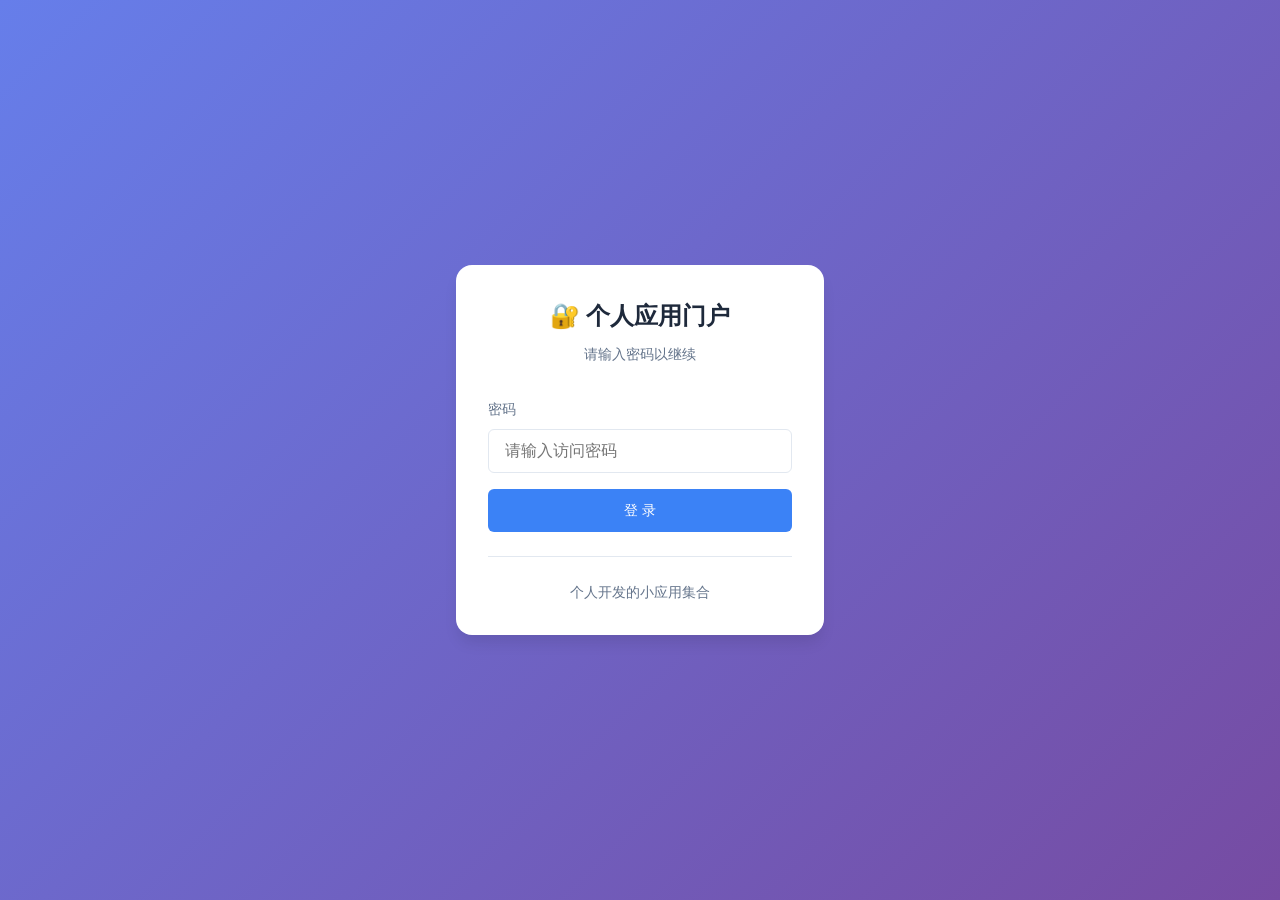
<file: public/login.html>
<!DOCTYPE html>
<html lang="zh-CN">
<head>
    <meta charset="UTF-8">
    <meta name="viewport" content="width=device-width, initial-scale=1.0">
    <title>登录 - 个人应用门户</title>
    <link rel="stylesheet" href="css/style.css">
</head>
<body class="login-page">
    <div class="login-container">
        <div class="login-card">
            <div class="login-header">
                <h1>🔐 个人应用门户</h1>
                <p>请输入密码以继续</p>
            </div>

            <form id="login-form" class="login-form">
                <div class="form-group">
                    <label for="password">密码</label>
                    <input
                        type="password"
                        id="password"
                        name="password"
                        placeholder="请输入访问密码"
                        autocomplete="current-password"
                        required
                    >
                </div>

                <div id="error-message" class="error-message hidden">
                    密码错误，请重试
                </div>

                <button type="submit" class="btn btn-primary btn-full">
                    登 录
                </button>
            </form>

            <div class="login-footer">
                <p>个人开发的小应用集合</p>
            </div>
        </div>
    </div>

    <script src="js/auth.js"></script>
    <script>
        // Check if already logged in
        if (Auth.isLoggedIn()) {
            window.location.href = '/';
        }

        // Handle form submission
        document.getElementById('login-form').addEventListener('submit', async (e) => {
            e.preventDefault();
            const password = document.getElementById('password').value;
            const errorMsg = document.getElementById('error-message');
            const submitBtn = e.target.querySelector('button[type="submit"]');

            submitBtn.disabled = true;
            submitBtn.textContent = '验证中...';

            const success = await Auth.login(password);

            if (success) {
                window.location.href = '/';
            } else {
                errorMsg.classList.remove('hidden');
                submitBtn.disabled = false;
                submitBtn.textContent = '登 录';
                document.getElementById('password').value = '';
                document.getElementById('password').focus();
            }
        });
    </script>
</body>
</html>
</file>
<file: public/css/style.css>
/* ========================================
   Personal App Portal - Minimalist Styles
   ======================================== */

/* CSS Variables */
:root {
    --color-bg: #f8fafc;
    --color-bg-secondary: #ffffff;
    --color-text: #1e293b;
    --color-text-secondary: #64748b;
    --color-border: #e2e8f0;
    --color-primary: #3b82f6;
    --color-primary-hover: #2563eb;
    --color-danger: #ef4444;
    --color-success: #22c55e;
    --shadow-sm: 0 1px 2px 0 rgb(0 0 0 / 0.05);
    --shadow-md: 0 4px 6px -1px rgb(0 0 0 / 0.1);
    --shadow-lg: 0 10px 15px -3px rgb(0 0 0 / 0.1);
    --radius-sm: 6px;
    --radius-md: 12px;
    --radius-lg: 16px;
    --transition: all 0.2s ease;
}

/* Reset */
*, *::before, *::after {
    box-sizing: border-box;
    margin: 0;
    padding: 0;
}

html {
    font-size: 16px;
}

body {
    font-family: -apple-system, BlinkMacSystemFont, 'Segoe UI', Roboto, 'Helvetica Neue', Arial, sans-serif;
    background-color: var(--color-bg);
    color: var(--color-text);
    line-height: 1.6;
    min-height: 100vh;
}

/* Utility Classes */
.hidden {
    display: none !important;
}

/* ========================================
   Login Page
   ======================================== */
.login-page {
    display: flex;
    align-items: center;
    justify-content: center;
    min-height: 100vh;
    background: linear-gradient(135deg, #667eea 0%, #764ba2 100%);
}

.login-container {
    width: 100%;
    max-width: 400px;
    padding: 1rem;
}

.login-card {
    background: var(--color-bg-secondary);
    border-radius: var(--radius-lg);
    box-shadow: var(--shadow-lg);
    padding: 2rem;
}

.login-header {
    text-align: center;
    margin-bottom: 2rem;
}

.login-header h1 {
    font-size: 1.5rem;
    font-weight: 600;
    margin-bottom: 0.5rem;
}

.login-header p {
    color: var(--color-text-secondary);
    font-size: 0.9rem;
}

.login-form {
    display: flex;
    flex-direction: column;
    gap: 1rem;
}

.form-group {
    display: flex;
    flex-direction: column;
    gap: 0.5rem;
}

.form-group label {
    font-size: 0.875rem;
    font-weight: 500;
    color: var(--color-text-secondary);
}

.form-group input {
    padding: 0.75rem 1rem;
    border: 1px solid var(--color-border);
    border-radius: var(--radius-sm);
    font-size: 1rem;
    transition: var(--transition);
}

.form-group input:focus {
    outline: none;
    border-color: var(--color-primary);
    box-shadow: 0 0 0 3px rgb(59 130 246 / 0.1);
}

.error-message {
    background: #fef2f2;
    color: var(--color-danger);
    padding: 0.75rem 1rem;
    border-radius: var(--radius-sm);
    font-size: 0.875rem;
    text-align: center;
}

.login-footer {
    text-align: center;
    margin-top: 1.5rem;
    padding-top: 1.5rem;
    border-top: 1px solid var(--color-border);
}

.login-footer p {
    color: var(--color-text-secondary);
    font-size: 0.875rem;
}

/* ========================================
   Buttons
   ======================================== */
.btn {
    display: inline-flex;
    align-items: center;
    justify-content: center;
    padding: 0.75rem 1.5rem;
    font-size: 0.9rem;
    font-weight: 500;
    border: none;
    border-radius: var(--radius-sm);
    cursor: pointer;
    transition: var(--transition);
    text-decoration: none;
}

.btn:disabled {
    opacity: 0.6;
    cursor: not-allowed;
}

.btn-primary {
    background: var(--color-primary);
    color: white;
}

.btn-primary:hover:not(:disabled) {
    background: var(--color-primary-hover);
}

.btn-outline {
    background: transparent;
    border: 1px solid var(--color-border);
    color: var(--color-text-secondary);
}

.btn-outline:hover {
    background: var(--color-bg);
    border-color: var(--color-text-secondary);
}

.btn-full {
    width: 100%;
}

/* ========================================
   Main Portal Layout
   ======================================== */
.container {
    min-height: 100vh;
    display: flex;
    flex-direction: column;
}

.header {
    display: flex;
    align-items: center;
    justify-content: space-between;
    padding: 1rem 2rem;
    background: var(--color-bg-secondary);
    border-bottom: 1px solid var(--color-border);
    flex-wrap: wrap;
    gap: 1rem;
}

.header-left h1 {
    font-size: 1.25rem;
    font-weight: 600;
}

.header-right {
    display: flex;
    align-items: center;
    gap: 1.5rem;
}

.datetime {
    display: flex;
    flex-direction: column;
    align-items: flex-end;
    font-size: 0.875rem;
}

#current-date {
    color: var(--color-text-secondary);
}

#current-time {
    font-size: 1.25rem;
    font-weight: 600;
    font-variant-numeric: tabular-nums;
}

.main {
    flex: 1;
    padding: 2rem;
    max-width: 1200px;
    margin: 0 auto;
    width: 100%;
}

.welcome {
    margin-bottom: 2rem;
}

.welcome h2 {
    font-size: 1.5rem;
    font-weight: 600;
    margin-bottom: 0.25rem;
}

.welcome p {
    color: var(--color-text-secondary);
}

.footer {
    text-align: center;
    padding: 1.5rem;
    border-top: 1px solid var(--color-border);
    background: var(--color-bg-secondary);
}

.footer p {
    color: var(--color-text-secondary);
    font-size: 0.875rem;
}

/* ========================================
   App Cards Grid
   ======================================== */
.apps-grid {
    display: grid;
    grid-template-columns: repeat(auto-fill, minmax(280px, 1fr));
    gap: 1.5rem;
}

.app-card {
    background: var(--color-bg-secondary);
    border-radius: var(--radius-md);
    border: 1px solid var(--color-border);
    padding: 1.5rem;
    cursor: pointer;
    transition: var(--transition);
    text-decoration: none;
    color: inherit;
    display: block;
}

.app-card:hover {
    border-color: var(--color-primary);
    box-shadow: var(--shadow-md);
    transform: translateY(-2px);
}

.app-card-icon {
    font-size: 2.5rem;
    margin-bottom: 1rem;
}

.app-card-title {
    font-size: 1.125rem;
    font-weight: 600;
    margin-bottom: 0.5rem;
}

.app-card-description {
    color: var(--color-text-secondary);
    font-size: 0.875rem;
    margin-bottom: 1rem;
}

.app-card-meta {
    display: flex;
    align-items: center;
    gap: 1rem;
    font-size: 0.75rem;
    color: var(--color-text-secondary);
}

.app-card-tag {
    background: var(--color-bg);
    padding: 0.25rem 0.5rem;
    border-radius: var(--radius-sm);
}

.app-card-arrow {
    margin-left: auto;
    color: var(--color-primary);
    font-size: 1rem;
}

/* ========================================
   Responsive Design
   ======================================== */
@media (max-width: 640px) {
    .header {
        padding: 1rem;
    }

    .header-right {
        width: 100%;
        justify-content: space-between;
    }

    .datetime {
        align-items: flex-start;
    }

    .main {
        padding: 1rem;
    }

    .apps-grid {
        grid-template-columns: 1fr;
    }
}
</file>
